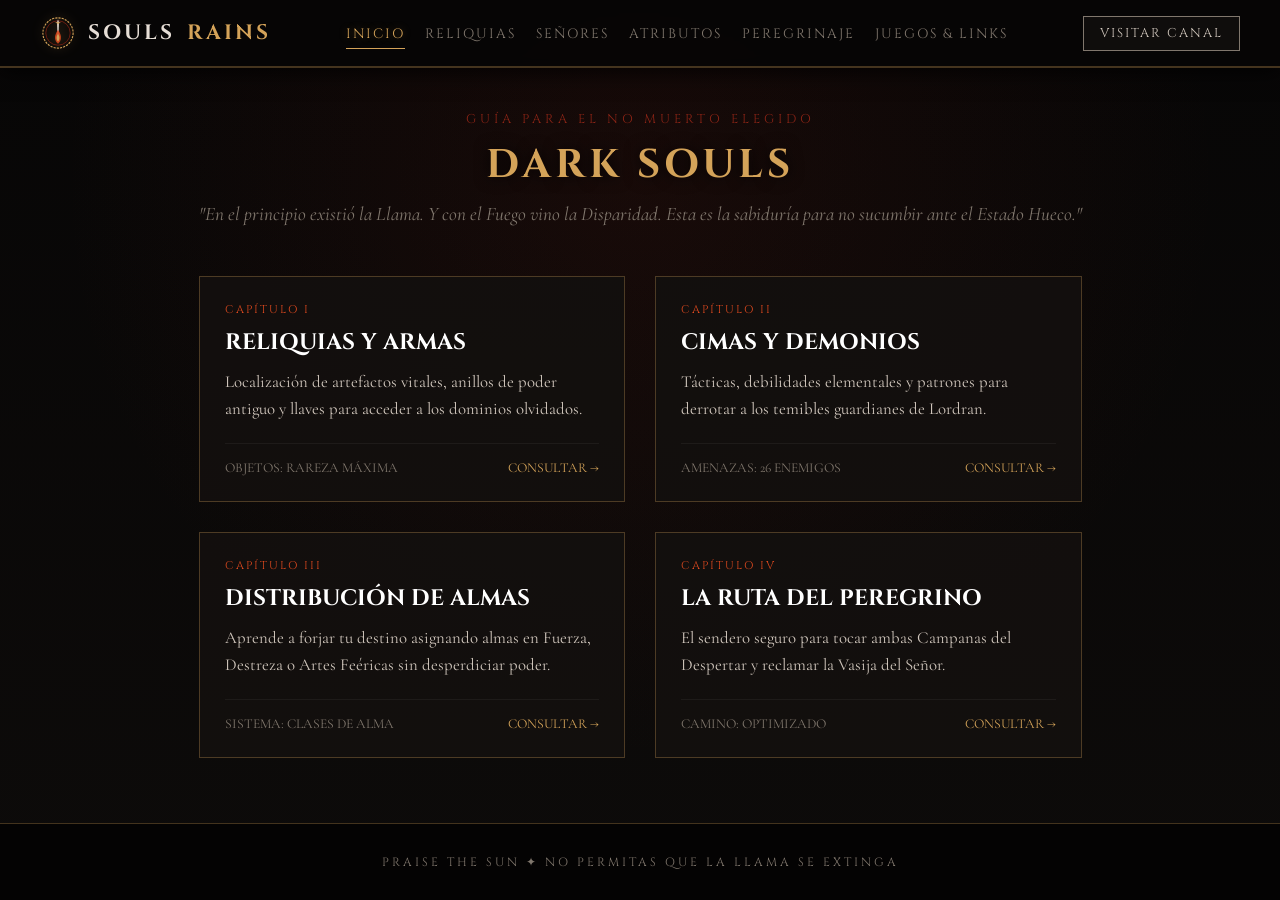
<file: index.html>
<!DOCTYPE html>
<html lang="es">
<head>
  <meta charset="UTF-8" />
  <meta name="viewport" content="width=device-width, initial-scale=1.0" />
  <title>COMPENDIO DE LORDRAN // GUÍA DARK SOULS</title>
  <link rel="shortcut icon" href="img/pe.ico" type="image/x-icon">
  <!-- Fuentes Medievales/Góticas de Google Fonts -->
  <link rel="preconnect" href="https://fonts.googleapis.com">
  <link rel="preconnect" href="https://fonts.gstatic.com" crossorigin>
  <link href="https://fonts.googleapis.com/css2?family=Cinzel:wght@400;600;700;900&family=Cormorant+Garamond:ital,wght@0,400;0,600;1,400&display=swap" rel="stylesheet">

  <link rel="stylesheet" href="style.css">
</head>
<body>

  <!-- HEADER IDÉNTICO PARA TODAS LAS PÁGINAS -->
  <header>
    <a href="index.html" class="logo">
      <svg class="header-icon" viewBox="0 0 100 100" xmlns="http://www.w3.org/2000/svg">
        <circle cx="50" cy="50" r="42" fill="none" stroke="#d4a359" stroke-width="3" stroke-dasharray="6,3"/>
        <circle cx="50" cy="50" r="34" fill="none" stroke="#8a2416" stroke-width="2"/>
        <path d="M50 12 L53 20 L51 68 L49 68 L47 20 Z" fill="#d1c7bd"/>
        <path d="M42 20 L58 20 L50 25 Z" fill="#d4a359"/>
        <path d="M50 42 C38 58, 40 72, 50 80 C60 72, 62 58, 50 42 Z" fill="#e04a1f" opacity="0.85"/>
        <path d="M50 52 C44 60, 45 68, 50 74 C55 68, 56 60, 50 52 Z" fill="#d4a359"/>
      </svg>
      SOULS<span>RAINS</span> 
    </a>

    <nav>
      <ul>
        <li><a href="index.html" class="active">Inicio</a></li>
        <li><a href="objetos.html">Reliquias</a></li>
        <li><a href="jefes.html">Señores</a></li>
        <li><a href="builds.html">Atributos</a></li>
        <li><a href="mapa.html">Peregrinaje</a></li>
        <li><a href="links.html">Juegos & Links</a></li>
      </ul>
    </nav>

    <div class="header-buttons">
      <!-- Cambia "TU_CANAL" por el nombre de tu canal -->
      <a href="https://www.youtube.com/@SoulsRain1" target="_blank" class="btn-ds btn-yt-secondary">Visitar Canal</a>
      
    </div>
  </header>

  <main class="container">
    <section class="page-header">
      <span class="badge-ds">GUÍA PARA EL NO MUERTO ELEGIDO</span>
      <h1 class="page-title">DARK SOULS</h1>
      <p class="page-subtitle">"En el principio existió la Llama. Y con el Fuego vino la Disparidad. Esta es la sabiduría para no sucumbir ante el Estado Hueco."</p>
    </section>

    <section class="grid-cards">
      <div class="card">
        <span class="card-tag">CAPÍTULO I</span>
        <h3 class="card-title">RELIQUIAS Y ARMAS</h3>
        <p class="card-desc">Localización de artefactos vitales, anillos de poder antiguo y llaves para acceder a los dominios olvidados.</p>
        <div class="card-meta">
          <span>OBJETOS: RAREZA MÁXIMA</span>
          <a href="objetos.html" style="color:var(--gold-bonfire); text-decoration:none;">CONSULTAR →</a>
        </div>
      </div>

      <div class="card">
        <span class="card-tag">CAPÍTULO II</span>
        <h3 class="card-title">CIMAS Y DEMONIOS</h3>
        <p class="card-desc">Tácticas, debilidades elementales y patrones para derrotar a los temibles guardianes de Lordran.</p>
        <div class="card-meta">
          <span>AMENAZAS: 26 ENEMIGOS</span>
          <a href="jefes.html" style="color:var(--gold-bonfire); text-decoration:none;">CONSULTAR →</a>
        </div>
      </div>

      <div class="card">
        <span class="card-tag">CAPÍTULO III</span>
        <h3 class="card-title">DISTRIBUCIÓN DE ALMAS</h3>
        <p class="card-desc">Aprende a forjar tu destino asignando almas en Fuerza, Destreza o Artes Feéricas sin desperdiciar poder.</p>
        <div class="card-meta">
          <span>SISTEMA: CLASES DE ALMA</span>
          <a href="builds.html" style="color:var(--gold-bonfire); text-decoration:none;">CONSULTAR →</a>
        </div>
      </div>

      <div class="card">
        <span class="card-tag">CAPÍTULO IV</span>
        <h3 class="card-title">LA RUTA DEL PEREGRINO</h3>
        <p class="card-desc">El sendero seguro para tocar ambas Campanas del Despertar y reclamar la Vasija del Señor.</p>
        <div class="card-meta">
          <span>CAMINO: OPTIMIZADO</span>
          <a href="mapa.html" style="color:var(--gold-bonfire); text-decoration:none;">CONSULTAR →</a>
        </div>
      </div>
    </section>
  </main>

  <footer>
    <p>PRAISE THE SUN ✦ NO PERMITAS QUE LA LLAMA SE EXTINGA</p>
  </footer>

</body>
</html>
</file>
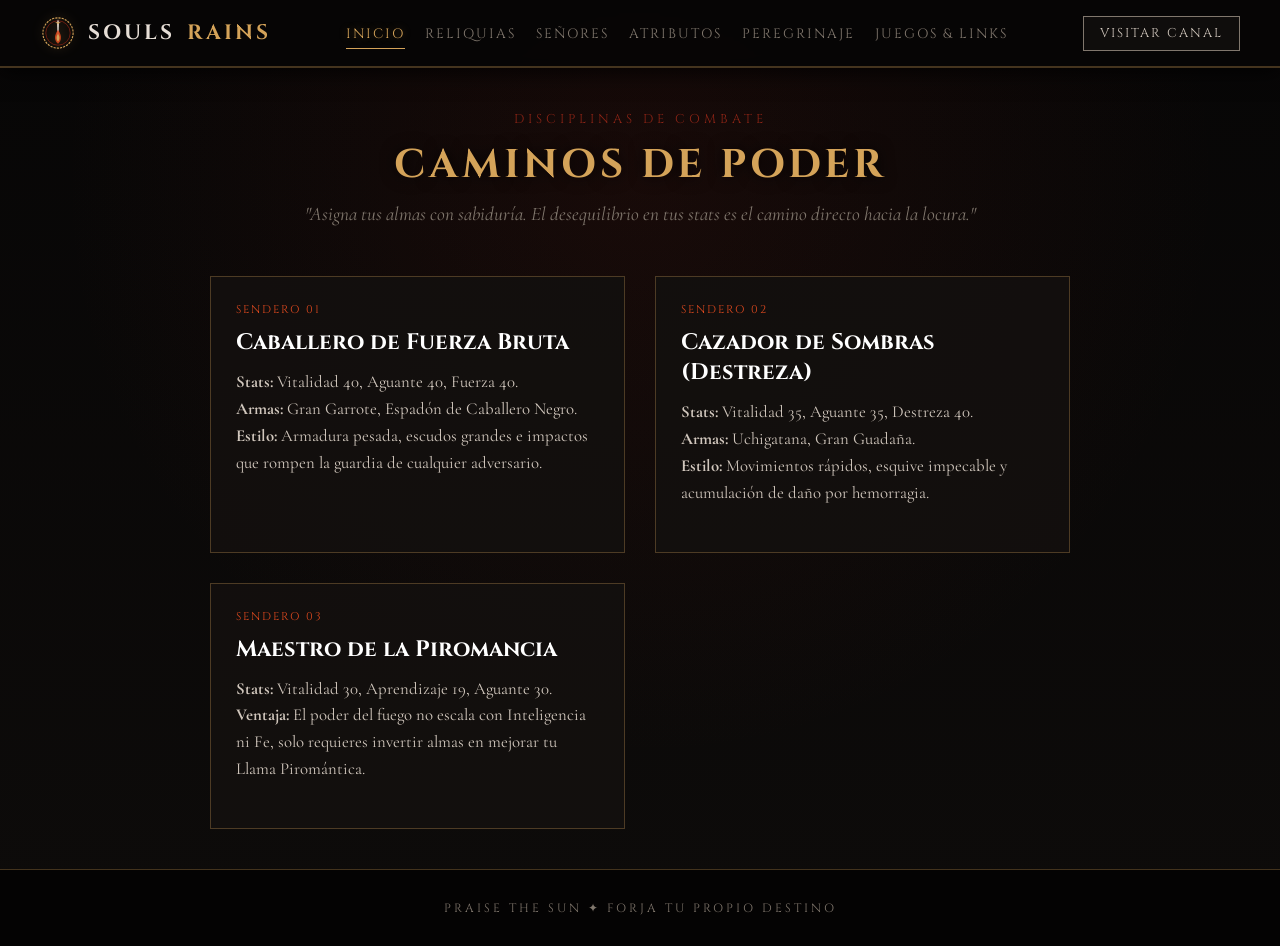
<file: builds.html>
<!DOCTYPE html>
<html lang="es">
<head>
  <meta charset="UTF-8" />
  <meta name="viewport" content="width=device-width, initial-scale=1.0" />
  <title>ATRIBUTOS // DARK SOULS ARCHIVES</title>
  <link href="https://fonts.googleapis.com/css2?family=Cinzel:wght@400;600;700;900&family=Cormorant+Garamond:ital,wght@0,400;0,600;1,400&display=swap" rel="stylesheet">
  <link rel="stylesheet" href="style.css">
  <link rel="shortcut icon" href="img/pe.ico" type="image/x-icon">
</head>
<body>

  <!-- HEADER IDÉNTICO PARA TODAS LAS PÁGINAS -->
  <header>
    <a href="index.html" class="logo">
      <svg class="header-icon" viewBox="0 0 100 100" xmlns="http://www.w3.org/2000/svg">
        <circle cx="50" cy="50" r="42" fill="none" stroke="#d4a359" stroke-width="3" stroke-dasharray="6,3"/>
        <circle cx="50" cy="50" r="34" fill="none" stroke="#8a2416" stroke-width="2"/>
        <path d="M50 12 L53 20 L51 68 L49 68 L47 20 Z" fill="#d1c7bd"/>
        <path d="M42 20 L58 20 L50 25 Z" fill="#d4a359"/>
        <path d="M50 42 C38 58, 40 72, 50 80 C60 72, 62 58, 50 42 Z" fill="#e04a1f" opacity="0.85"/>
        <path d="M50 52 C44 60, 45 68, 50 74 C55 68, 56 60, 50 52 Z" fill="#d4a359"/>
      </svg>
      SOULS<span>RAINS</span>
    </a>

    <nav>
      <ul>
        <li><a href="index.html" class="active">Inicio</a></li>
        <li><a href="objetos.html">Reliquias</a></li>
        <li><a href="jefes.html">Señores</a></li>
        <li><a href="builds.html">Atributos</a></li>
        <li><a href="mapa.html">Peregrinaje</a></li>
        <li><a href="links.html">Juegos & Links</a></li>
      </ul>
    </nav>

    <div class="header-buttons">
      <!-- Cambia "TU_CANAL" por el nombre de tu canal -->
      <a href="https://www.youtube.com/@SoulsRain1" target="_blank" class="btn-ds btn-yt-secondary">Visitar Canal</a>
    </div>
  </header>

  <main class="container">
    <section class="page-header">
      <span class="badge-ds">DISCIPLINAS DE COMBATE</span>
      <h1 class="page-title">CAMINOS DE PODER</h1>
      <p class="page-subtitle">"Asigna tus almas con sabiduría. El desequilibrio en tus stats es el camino directo hacia la locura."</p>
    </section>

    <div class="grid-cards">
      <div class="card">
        <span class="card-tag">SENDERO 01</span>
        <h3 class="card-title">Caballero de Fuerza Bruta</h3>
        <p class="card-desc"><strong>Stats:</strong> Vitalidad 40, Aguante 40, Fuerza 40.<br><strong>Armas:</strong> Gran Garrote, Espadón de Caballero Negro.<br><strong>Estilo:</strong> Armadura pesada, escudos grandes e impactos que rompen la guardia de cualquier adversario.</p>
      </div>

      <div class="card">
        <span class="card-tag">SENDERO 02</span>
        <h3 class="card-title">Cazador de Sombras (Destreza)</h3>
        <p class="card-desc"><strong>Stats:</strong> Vitalidad 35, Aguante 35, Destreza 40.<br><strong>Armas:</strong> Uchigatana, Gran Guadaña.<br><strong>Estilo:</strong> Movimientos rápidos, esquive impecable y acumulación de daño por hemorragia.</p>
      </div>

      <div class="card">
        <span class="card-tag">SENDERO 03</span>
        <h3 class="card-title">Maestro de la Piromancia</h3>
        <p class="card-desc"><strong>Stats:</strong> Vitalidad 30, Aprendizaje 19, Aguante 30.<br><strong>Ventaja:</strong> El poder del fuego no escala con Inteligencia ni Fe, solo requieres invertir almas en mejorar tu Llama Piromántica.</p>
      </div>
    </div>
  </main>

  <footer>
    <p>PRAISE THE SUN ✦ FORJA TU PROPIO DESTINO</p>
  </footer>

</body>
</html>
</file>
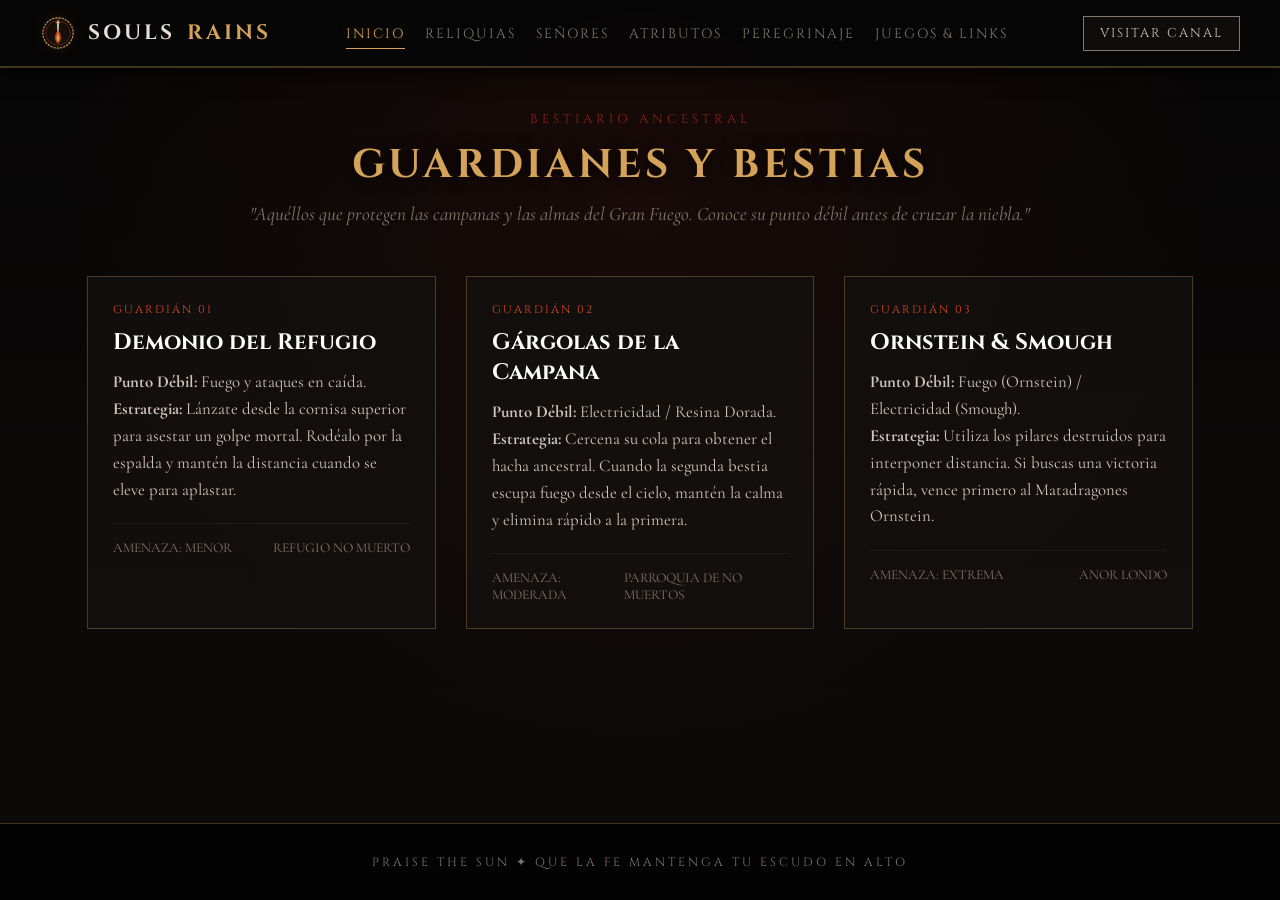
<file: jefes.html>
<!DOCTYPE html>
<html lang="es">
<head>
  <meta charset="UTF-8" />
  <meta name="viewport" content="width=device-width, initial-scale=1.0" />
  <title>SEÑORES DE LA CENIZA // DARK SOULS ARCHIVES</title>
  <link href="https://fonts.googleapis.com/css2?family=Cinzel:wght@400;600;700;900&family=Cormorant+Garamond:ital,wght@0,400;0,600;1,400&display=swap" rel="stylesheet">
  <link rel="stylesheet" href="style.css">
  <link rel="shortcut icon" href="img/pe.ico" type="image/x-icon">
</head>
<body>

  <!-- HEADER IDÉNTICO PARA TODAS LAS PÁGINAS -->
  <header>
    <a href="index.html" class="logo">
      <svg class="header-icon" viewBox="0 0 100 100" xmlns="http://www.w3.org/2000/svg">
        <circle cx="50" cy="50" r="42" fill="none" stroke="#d4a359" stroke-width="3" stroke-dasharray="6,3"/>
        <circle cx="50" cy="50" r="34" fill="none" stroke="#8a2416" stroke-width="2"/>
        <path d="M50 12 L53 20 L51 68 L49 68 L47 20 Z" fill="#d1c7bd"/>
        <path d="M42 20 L58 20 L50 25 Z" fill="#d4a359"/>
        <path d="M50 42 C38 58, 40 72, 50 80 C60 72, 62 58, 50 42 Z" fill="#e04a1f" opacity="0.85"/>
        <path d="M50 52 C44 60, 45 68, 50 74 C55 68, 56 60, 50 52 Z" fill="#d4a359"/>
      </svg>
      SOULS<span>RAINS</span>  
    </a>

    <nav>
      <ul>
        <li><a href="index.html" class="active">Inicio</a></li>
        <li><a href="objetos.html">Reliquias</a></li>
        <li><a href="jefes.html">Señores</a></li>
        <li><a href="builds.html">Atributos</a></li>
        <li><a href="mapa.html">Peregrinaje</a></li>
        <li><a href="links.html">Juegos & Links</a></li>
      </ul>
    </nav>

    <div class="header-buttons">
      <!-- Cambia "TU_CANAL" por el nombre de tu canal -->
      <a href="https://www.youtube.com/@SoulsRain1" target="_blank" class="btn-ds btn-yt-secondary">Visitar Canal</a>
      
    </div>
  </header>

  <main class="container">
    <section class="page-header">
      <span class="badge-ds">BESTIARIO ANCESTRAL</span>
      <h1 class="page-title">GUARDIANES Y BESTIAS</h1>
      <p class="page-subtitle">"Aquéllos que protegen las campanas y las almas del Gran Fuego. Conoce su punto débil antes de cruzar la niebla."</p>
    </section>

    <div class="grid-cards">
      <div class="card">
        <span class="card-tag">GUARDIÁN 01</span>
        <h3 class="card-title">Demonio del Refugio</h3>
        <p class="card-desc"><strong>Punto Débil:</strong> Fuego y ataques en caída.<br><strong>Estrategia:</strong> Lánzate desde la cornisa superior para asestar un golpe mortal. Rodéalo por la espalda y mantén la distancia cuando se eleve para aplastar.</p>
        <div class="card-meta">
          <span>AMENAZA: MENOR</span>
          <span>REFUGIO NO MUERTO</span>
        </div>
      </div>

      <div class="card">
        <span class="card-tag">GUARDIÁN 02</span>
        <h3 class="card-title">Gárgolas de la Campana</h3>
        <p class="card-desc"><strong>Punto Débil:</strong> Electricidad / Resina Dorada.<br><strong>Estrategia:</strong> Cercena su cola para obtener el hacha ancestral. Cuando la segunda bestia escupa fuego desde el cielo, mantén la calma y elimina rápido a la primera.</p>
        <div class="card-meta">
          <span>AMENAZA: MODERADA</span>
          <span>PARROQUIA DE NO MUERTOS</span>
        </div>
      </div>

      <div class="card">
        <span class="card-tag">GUARDIÁN 03</span>
        <h3 class="card-title">Ornstein & Smough</h3>
        <p class="card-desc"><strong>Punto Débil:</strong> Fuego (Ornstein) / Electricidad (Smough).<br><strong>Estrategia:</strong> Utiliza los pilares destruidos para interponer distancia. Si buscas una victoria rápida, vence primero al Matadragones Ornstein.</p>
        <div class="card-meta">
          <span>AMENAZA: EXTREMA</span>
          <span>ANOR LONDO</span>
        </div>
      </div>
    </div>
  </main>

  <footer>
    <p>PRAISE THE SUN ✦ QUE LA FE MANTENGA TU ESCUDO EN ALTO</p>
  </footer>

</body>
</html>
</file>
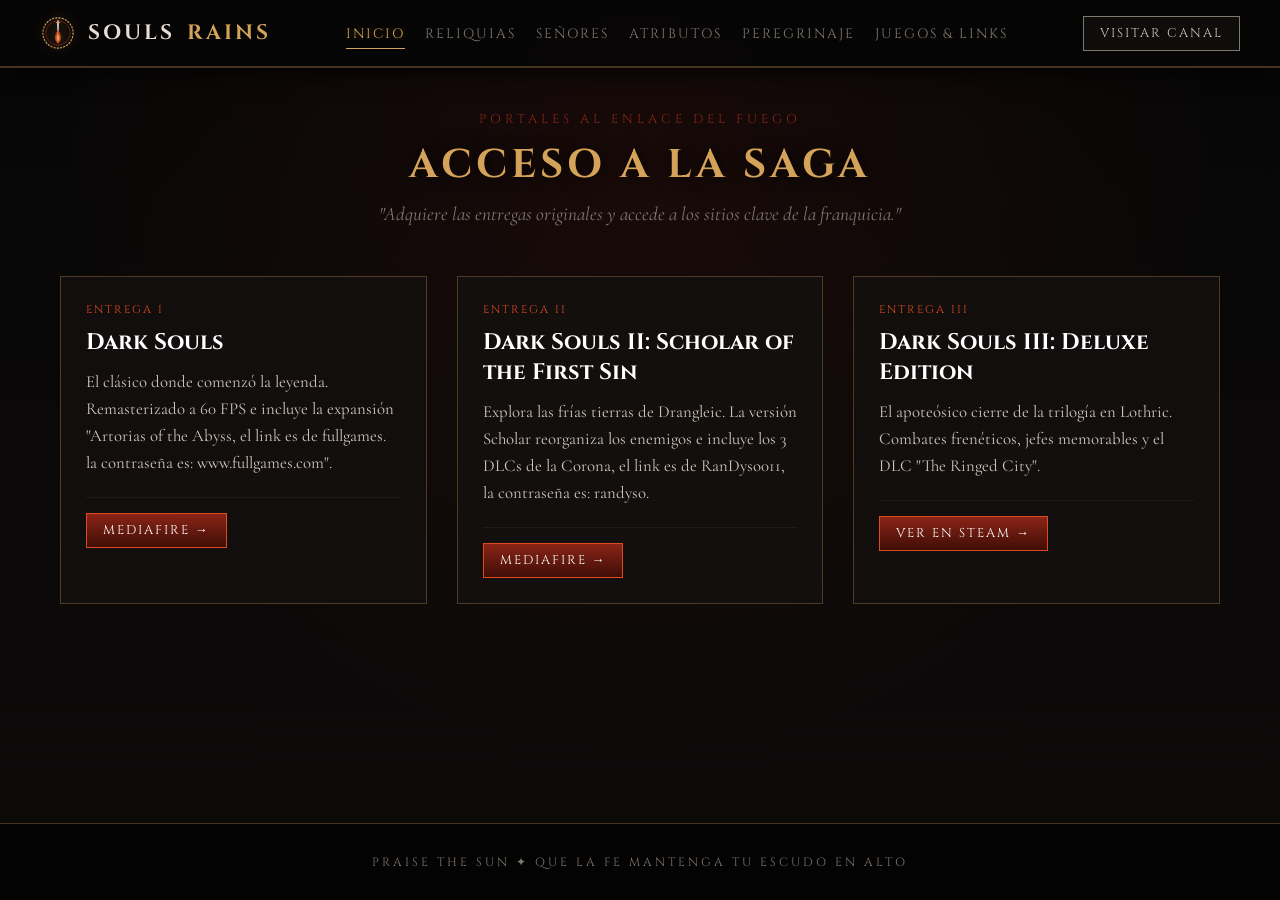
<file: links.html>
<!DOCTYPE html>
<html lang="es">
<head>
  <meta charset="UTF-8" />
  <meta name="viewport" content="width=device-width, initial-scale=1.0" />
  <title>JUEGOS & LINKS // DARK SOULS ARCHIVES</title>
  <link rel="shortcut icon" href="img/pe.ico" type="image/x-icon">

  <link rel="preconnect" href="https://fonts.googleapis.com">
  <link rel="preconnect" href="https://fonts.gstatic.com" crossorigin>
  <link href="https://fonts.googleapis.com/css2?family=Cinzel:wght@400;600;700;900&family=Cormorant+Garamond:ital,wght@0,400;0,600;1,400&display=swap" rel="stylesheet">

  <link rel="stylesheet" href="style.css">
</head>
<body>

  <!-- HEADER IDÉNTICO PARA TODAS LAS PÁGINAS -->
  <header>
    <a href="index.html" class="logo">
      <svg class="header-icon" viewBox="0 0 100 100" xmlns="http://www.w3.org/2000/svg">
        <circle cx="50" cy="50" r="42" fill="none" stroke="#d4a359" stroke-width="3" stroke-dasharray="6,3"/>
        <circle cx="50" cy="50" r="34" fill="none" stroke="#8a2416" stroke-width="2"/>
        <path d="M50 12 L53 20 L51 68 L49 68 L47 20 Z" fill="#d1c7bd"/>
        <path d="M42 20 L58 20 L50 25 Z" fill="#d4a359"/>
        <path d="M50 42 C38 58, 40 72, 50 80 C60 72, 62 58, 50 42 Z" fill="#e04a1f" opacity="0.85"/>
        <path d="M50 52 C44 60, 45 68, 50 74 C55 68, 56 60, 50 52 Z" fill="#d4a359"/>
      </svg>
      SOULS<span>RAINS</span> 
    </a>

    <nav>
      <ul>
        <li><a href="index.html" class="active">Inicio</a></li>
        <li><a href="objetos.html">Reliquias</a></li>
        <li><a href="jefes.html">Señores</a></li>
        <li><a href="builds.html">Atributos</a></li>
        <li><a href="mapa.html">Peregrinaje</a></li>
        <li><a href="links.html">Juegos & Links</a></li>
      </ul>
    </nav>

    <div class="header-buttons">
      <!-- Cambia "TU_CANAL" por el nombre de tu canal -->
      <a href="https://www.youtube.com/@SoulsRain1" target="_blank" class="btn-ds btn-yt-secondary">Visitar Canal</a>
      
    </div>
  </header>

  <main class="container">
    <section class="page-header">
      <span class="badge-ds">PORTALES AL ENLACE DEL FUEGO</span>
      <h1 class="page-title">ACCESO A LA SAGA</h1>
      <p class="page-subtitle">"Adquiere las entregas originales y accede a los sitios clave de la franquicia."</p>
    </section>

    <div class="grid-cards">
      
      <!-- DARK SOULS 1 -->
      <div class="card">
        <span class="card-tag">ENTREGA I</span>
        <h3 class="card-title">Dark Souls</h3>
        <p class="card-desc">El clásico donde comenzó la leyenda. Remasterizado a 60 FPS e incluye la expansión "Artorias of the Abyss, el link es de fullgames. la contraseña es: www.fullgames.com".</p>
        <div class="card-meta">
          <a href="https://www.mediafire.com/file/nvyjcdrxl53ntg3/DRKSORG-www.fullzgames.com.rar/file: dark souls 1" target="_blank" class="btn-ds btn-yt-main">Mediafire →</a>
        </div>
      </div>

      <!-- DARK SOULS 2 -->
      <div class="card">
        <span class="card-tag">ENTREGA II</span>
        <h3 class="card-title">Dark Souls II: Scholar of the First Sin</h3>
        <p class="card-desc">Explora las frías tierras de Drangleic. La versión Scholar reorganiza los enemigos e incluye los 3 DLCs de la Corona, el link es de RanDyso011, la contraseña es: randyso.</p>
        <div class="card-meta">
          <a href="https://www.mediafire.com/file/7zypnqwhrx229ya/Dark_Souls_2_-_RanDyso.rar/file: dark souls 2" target="_blank" class="btn-ds btn-yt-main">Mediafire →</a>
        </div>
      </div>

      <!-- DARK SOULS 3 -->
      <div class="card">
        <span class="card-tag">ENTREGA III</span>
        <h3 class="card-title">Dark Souls III: Deluxe Edition</h3>
        <p class="card-desc">El apoteósico cierre de la trilogía en Lothric. Combates frenéticos, jefes memorables y el DLC "The Ringed City".</p>
        <div class="card-meta">
          <a href="https://store.steampowered.com/app/374320/DARK_SOULS_III/" target="_blank" class="btn-ds btn-yt-main">Ver en Steam →</a>
        </div>
      </div>

    </div>
  </main>

  <footer>
    <p>PRAISE THE SUN ✦ QUE LA FE MANTENGA TU ESCUDO EN ALTO</p>
  </footer>

</body>
</html>
</file>
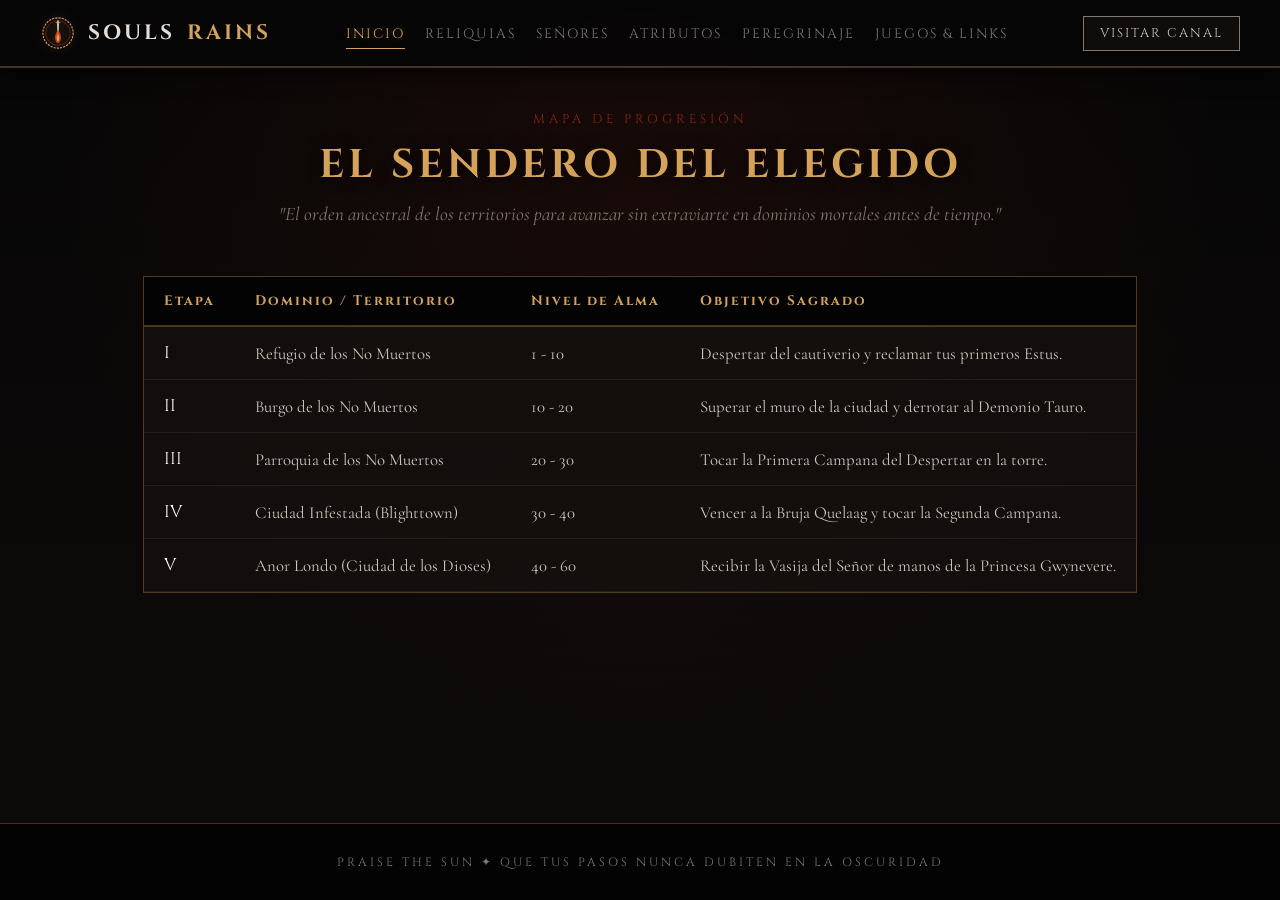
<file: mapa.html>
<!DOCTYPE html>
<html lang="es">
<head>
  <meta charset="UTF-8" />
  <meta name="viewport" content="width=device-width, initial-scale=1.0" />
  <title>PEREGRINAJE // DARK SOULS ARCHIVES</title>
  <link href="https://fonts.googleapis.com/css2?family=Cinzel:wght@400;600;700;900&family=Cormorant+Garamond:ital,wght@0,400;0,600;1,400&display=swap" rel="stylesheet">
  <link rel="stylesheet" href="style.css">
  <link rel="shortcut icon" href="img/pe.ico" type="image/x-icon">
</head>
<body>

  <!-- HEADER IDÉNTICO PARA TODAS LAS PÁGINAS -->
  <header>
    <a href="index.html" class="logo">
      <svg class="header-icon" viewBox="0 0 100 100" xmlns="http://www.w3.org/2000/svg">
        <circle cx="50" cy="50" r="42" fill="none" stroke="#d4a359" stroke-width="3" stroke-dasharray="6,3"/>
        <circle cx="50" cy="50" r="34" fill="none" stroke="#8a2416" stroke-width="2"/>
        <path d="M50 12 L53 20 L51 68 L49 68 L47 20 Z" fill="#d1c7bd"/>
        <path d="M42 20 L58 20 L50 25 Z" fill="#d4a359"/>
        <path d="M50 42 C38 58, 40 72, 50 80 C60 72, 62 58, 50 42 Z" fill="#e04a1f" opacity="0.85"/>
        <path d="M50 52 C44 60, 45 68, 50 74 C55 68, 56 60, 50 52 Z" fill="#d4a359"/>
      </svg>
      SOULS<span>RAINS</span> 
    </a>

    <nav>
      <ul>
        <li><a href="index.html" class="active">Inicio</a></li>
        <li><a href="objetos.html">Reliquias</a></li>
        <li><a href="jefes.html">Señores</a></li>
        <li><a href="builds.html">Atributos</a></li>
        <li><a href="mapa.html">Peregrinaje</a></li>
        <li><a href="links.html">Juegos & Links</a></li>
      </ul>
    </nav>

    <div class="header-buttons">
      <!-- Cambia "TU_CANAL" por el nombre de tu canal -->
      <a href="https://www.youtube.com/@SoulsRain1" target="_blank" class="btn-ds btn-yt-secondary">Visitar Canal</a>
      
    </div>
  </header>

  <main class="container">
    <section class="page-header">
      <span class="badge-ds">MAPA DE PROGRESIÓN</span>
      <h1 class="page-title">EL SENDERO DEL ELEGIDO</h1>
      <p class="page-subtitle">"El orden ancestral de los territorios para avanzar sin extraviarte en dominios mortales antes de tiempo."</p>
    </section>

    <div class="ds-table-wrapper">
      <table class="ds-table">
        <thead>
          <tr>
            <th>Etapa</th>
            <th>Dominio / Territorio</th>
            <th>Nivel de Alma</th>
            <th>Objetivo Sagrado</th>
          </tr>
        </thead>
        <tbody>
          <tr>
            <td class="item-name">I</td>
            <td>Refugio de los No Muertos</td>
            <td>1 - 10</td>
            <td>Despertar del cautiverio y reclamar tus primeros Estus.</td>
          </tr>
          <tr>
            <td class="item-name">II</td>
            <td>Burgo de los No Muertos</td>
            <td>10 - 20</td>
            <td>Superar el muro de la ciudad y derrotar al Demonio Tauro.</td>
          </tr>
          <tr>
            <td class="item-name">III</td>
            <td>Parroquia de los No Muertos</td>
            <td>20 - 30</td>
            <td>Tocar la Primera Campana del Despertar en la torre.</td>
          </tr>
          <tr>
            <td class="item-name">IV</td>
            <td>Ciudad Infestada (Blighttown)</td>
            <td>30 - 40</td>
            <td>Vencer a la Bruja Quelaag y tocar la Segunda Campana.</td>
          </tr>
          <tr>
            <td class="item-name">V</td>
            <td>Anor Londo (Ciudad de los Dioses)</td>
            <td>40 - 60</td>
            <td>Recibir la Vasija del Señor de manos de la Princesa Gwynevere.</td>
          </tr>
        </tbody>
      </table>
    </div>
  </main>

  <footer>
    <p>PRAISE THE SUN ✦ QUE TUS PASOS NUNCA DUBITEN EN LA OSCURIDAD</p>
  </footer>

</body>
</html>
</file>
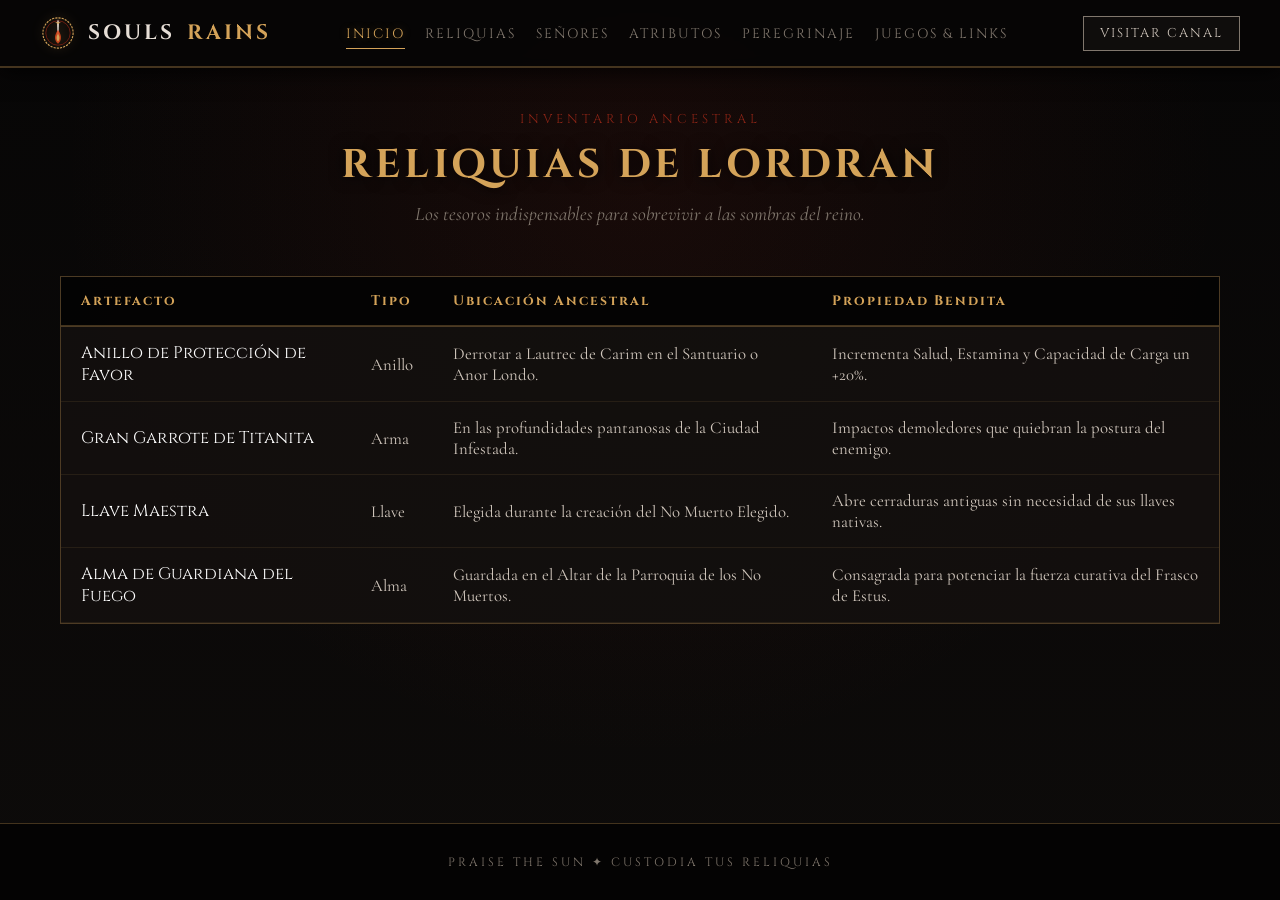
<file: objetos.html>
<!DOCTYPE html>
<html lang="es">
<head>
  <meta charset="UTF-8" />
  <meta name="viewport" content="width=device-width, initial-scale=1.0" />
  <title>RELIQUIAS // DARK SOULS ARCHIVES</title>
  <link href="https://fonts.googleapis.com/css2?family=Cinzel:wght@400;600;700;900&family=Cormorant+Garamond:ital,wght@0,400;0,600;1,400&display=swap" rel="stylesheet">
  <link rel="stylesheet" href="style.css">
  <link rel="shortcut icon" href="img/pe.ico" type="image/x-icon">
</head>
<body>

  <!-- HEADER IDÉNTICO PARA TODAS LAS PÁGINAS -->
  <header>
    <a href="index.html" class="logo">
      <svg class="header-icon" viewBox="0 0 100 100" xmlns="http://www.w3.org/2000/svg">
        <circle cx="50" cy="50" r="42" fill="none" stroke="#d4a359" stroke-width="3" stroke-dasharray="6,3"/>
        <circle cx="50" cy="50" r="34" fill="none" stroke="#8a2416" stroke-width="2"/>
        <path d="M50 12 L53 20 L51 68 L49 68 L47 20 Z" fill="#d1c7bd"/>
        <path d="M42 20 L58 20 L50 25 Z" fill="#d4a359"/>
        <path d="M50 42 C38 58, 40 72, 50 80 C60 72, 62 58, 50 42 Z" fill="#e04a1f" opacity="0.85"/>
        <path d="M50 52 C44 60, 45 68, 50 74 C55 68, 56 60, 50 52 Z" fill="#d4a359"/>
      </svg>
      SOULS<span>RAINS</span> 
    </a>

    <nav>
      <ul>
        <li><a href="index.html" class="active">Inicio</a></li>
        <li><a href="objetos.html">Reliquias</a></li>
        <li><a href="jefes.html">Señores</a></li>
        <li><a href="builds.html">Atributos</a></li>
        <li><a href="mapa.html">Peregrinaje</a></li>
        <li><a href="links.html">Juegos & Links</a></li>
      </ul>
    </nav>

    <div class="header-buttons">
      <!-- Cambia "TU_CANAL" por el nombre de tu canal -->
      <a href="https://www.youtube.com/@SoulsRain1" target="_blank" class="btn-ds btn-yt-secondary">Visitar Canal</a>
      
    </div>
  </header>

  <main class="container">
    <section class="page-header">
      <span class="badge-ds">INVENTARIO ANCESTRAL</span>
      <h1 class="page-title">RELIQUIAS DE LORDRAN</h1>
      <p class="page-subtitle">Los tesoros indispensables para sobrevivir a las sombras del reino.</p>
    </section>

    <div class="ds-table-wrapper">
      <table class="ds-table">
        <thead>
          <tr>
            <th>Artefacto</th>
            <th>Tipo</th>
            <th>Ubicación Ancestral</th>
            <th>Propiedad Bendita</th>
          </tr>
        </thead>
        <tbody>
          <tr>
            <td class="item-name">Anillo de Protección de Favor</td>
            <td><span class="item-badge badge-ring">Anillo</span></td>
            <td>Derrotar a Lautrec de Carim en el Santuario o Anor Londo.</td>
            <td>Incrementa Salud, Estamina y Capacidad de Carga un +20%.</td>
          </tr>
          <tr>
            <td class="item-name">Gran Garrote de Titanita</td>
            <td><span class="item-badge badge-weapon">Arma</span></td>
            <td>En las profundidades pantanosas de la Ciudad Infestada.</td>
            <td>Impactos demoledores que quiebran la postura del enemigo.</td>
          </tr>
          <tr>
            <td class="item-name">Llave Maestra</td>
            <td><span class="item-badge badge-key">Llave</span></td>
            <td>Elegida durante la creación del No Muerto Elegido.</td>
            <td>Abre cerraduras antiguas sin necesidad de sus llaves nativas.</td>
          </tr>
          <tr>
            <td class="item-name">Alma de Guardiana del Fuego</td>
            <td><span class="item-badge badge-soul">Alma</span></td>
            <td>Guardada en el Altar de la Parroquia de los No Muertos.</td>
            <td>Consagrada para potenciar la fuerza curativa del Frasco de Estus.</td>
          </tr>
        </tbody>
      </table>
    </div>
  </main>

  <footer>
    <p>PRAISE THE SUN ✦ CUSTODIA TUS RELIQUIAS</p>
  </footer>

</body>
</html>
</file>
<file: style.css>
/* ==========================================
   ESTILOS GENERALES Y VARIABLES (DARK SOULS)
   ========================================== */
:root {
  --bg-main: #070606;
  --bg-card: rgba(18, 15, 14, 0.95);
  --gold-bonfire: #d4a359;
  --gold-glow: rgba(212, 163, 89, 0.4);
  --ember-bright: #e04a1f;
  --crimson-blood: #8a2416;
  --text-main: #d1c7bd;
  --text-muted: #80776d;
  --border-gothic: rgba(212, 163, 89, 0.3);
  --font-title: 'Cinzel', serif;
  --font-body: 'Cormorant Garamond', serif;
}

* {
  box-sizing: border-box;
  margin: 0;
  padding: 0;
}

body {
  background-color: var(--bg-main);
  color: var(--text-main);
  font-family: var(--font-body);
  background-image: 
    radial-gradient(circle at 50% 20%, rgba(138, 36, 22, 0.12) 0%, transparent 60%),
    linear-gradient(to bottom, #070606, #0d0b0a);
  background-attachment: fixed;
  min-height: 100vh;
  display: flex;
  flex-direction: column;
}

/* ==========================================
   HEADER & NAVEGACIÓN
   ========================================== */
header {
  background: rgba(7, 6, 6, 0.95);
  border-bottom: 2px solid var(--border-gothic);
  padding: 15px 40px;
  display: flex;
  justify-content: space-between;
  align-items: center;
  position: sticky;
  top: 0;
  z-index: 100;
  backdrop-filter: blur(5px);
  box-shadow: 0 4px 20px rgba(0, 0, 0, 0.8);
}

.logo {
  display: flex;
  align-items: center;
  gap: 12px;
  font-family: var(--font-title);
  font-weight: 700;
  font-size: 1.3rem;
  letter-spacing: 3px;
  color: #e6ded6;
  text-transform: uppercase;
  text-decoration: none;
}

.logo span {
  color: var(--gold-bonfire);
}

.header-icon {
  width: 36px;
  height: 36px;
  filter: drop-shadow(0 0 6px var(--gold-glow));
  transition: transform 0.3s ease, filter 0.3s ease;
}

.logo:hover .header-icon {
  transform: scale(1.1) rotate(5deg);
  filter: drop-shadow(0 0 12px rgba(224, 74, 31, 0.8));
}

nav ul {
  display: flex;
  list-style: none;
  gap: 20px;
}

nav a {
  color: var(--text-muted);
  text-decoration: none;
  font-family: var(--font-title);
  font-size: 0.85rem;
  letter-spacing: 2px;
  text-transform: uppercase;
  transition: color 0.3s ease;
  padding: 5px 0;
}

nav a:hover,
nav a.active {
  color: var(--gold-bonfire);
  text-shadow: 0 0 8px var(--gold-glow);
  border-bottom: 1px solid var(--gold-bonfire);
}

/* Botones permanentes de YouTube en el Header */
.header-buttons {
  display: flex;
  gap: 10px;
  align-items: center;
}

.btn-ds {
  font-family: var(--font-title);
  font-size: 0.8rem;
  letter-spacing: 2px;
  text-transform: uppercase;
  text-decoration: none;
  padding: 8px 16px;
  border: 1px solid var(--border-gothic);
  cursor: pointer;
  transition: all 0.3s ease;
  display: inline-block;
  text-align: center;
}

.btn-yt-secondary {
  background: rgba(18, 15, 14, 0.8);
  border-color: var(--text-muted);
  color: var(--text-main);
}

.btn-yt-secondary:hover {
  border-color: var(--gold-bonfire);
  color: var(--gold-bonfire);
  background: rgba(212, 163, 89, 0.1);
}

.btn-yt-main {
  background: linear-gradient(180deg, #8a2416, #400e07);
  border-color: var(--ember-bright);
  color: #fff;
}

.btn-yt-main:hover {
  background: var(--ember-bright);
  box-shadow: 0 0 15px rgba(224, 74, 31, 0.7);
}

/* ==========================================
   ESTRUCTURA Y CONTENIDO
   ========================================== */
.container {
  max-width: 1200px;
  margin: 40px auto;
  padding: 0 20px;
  flex: 1;
}

.page-header {
  text-align: center;
  margin-bottom: 50px;
}

.badge-ds {
  font-family: var(--font-title);
  color: var(--crimson-blood);
  font-size: 0.8rem;
  letter-spacing: 4px;
  text-transform: uppercase;
}

.page-title {
  font-family: var(--font-title);
  font-size: 2.5rem;
  color: var(--gold-bonfire);
  letter-spacing: 4px;
  margin: 10px 0;
  text-shadow: 0 0 15px rgba(0, 0, 0, 0.9);
}

.page-subtitle {
  font-size: 1.2rem;
  font-style: italic;
  color: var(--text-muted);
}

/* GRID Y TARJETAS */
.grid-cards {
  display: grid;
  grid-template-columns: repeat(auto-fit, minmax(300px, 1fr));
  gap: 30px;
}

.card {
  background: var(--bg-card);
  border: 1px solid var(--border-gothic);
  padding: 25px;
  position: relative;
  transition: transform 0.3s ease, border-color 0.3s ease, box-shadow 0.3s ease;
}

.card:hover {
  transform: translateY(-5px);
  border-color: var(--gold-bonfire);
  box-shadow: 0 10px 30px rgba(0,0,0,0.8), 0 0 15px var(--gold-glow);
}

.card-tag {
  font-family: var(--font-title);
  font-size: 0.7rem;
  color: var(--ember-bright);
  letter-spacing: 2px;
  display: block;
  margin-bottom: 10px;
}

.card-title {
  font-family: var(--font-title);
  font-size: 1.4rem;
  color: #fff;
  margin-bottom: 12px;
}

.card-desc {
  font-size: 1.05rem;
  line-height: 1.6;
  color: var(--text-main);
  margin-bottom: 20px;
}

.card-meta {
  border-top: 1px solid rgba(255, 255, 255, 0.05);
  padding-top: 15px;
  display: flex;
  justify-content: space-between;
  align-items: center;
  font-size: 0.85rem;
  color: var(--text-muted);
}

/* ==========================================
   TABLAS
   ========================================== */
.ds-table-wrapper {
  overflow-x: auto;
  border: 1px solid var(--border-gothic);
  background: var(--bg-card);
}

.ds-table {
  width: 100%;
  border-collapse: collapse;
  text-align: left;
}

.ds-table th {
  background: rgba(0, 0, 0, 0.8);
  font-family: var(--font-title);
  color: var(--gold-bonfire);
  padding: 15px 20px;
  font-size: 0.85rem;
  letter-spacing: 2px;
  border-bottom: 2px solid var(--border-gothic);
}

.ds-table td {
  padding: 15px 20px;
  border-bottom: 1px solid rgba(212, 163, 89, 0.1);
  font-size: 1.05rem;
}

.ds-table tr:hover {
  background: rgba(212, 163, 89, 0.05);
}

.item-name {
  color: #fff;
  font-family: var(--font-title);
  font-size: 0.95rem;
}

/* ==========================================
   FOOTER
   ========================================== */
footer {
  text-align: center;
  padding: 30px;
  border-top: 1px solid var(--border-gothic);
  font-family: var(--font-title);
  font-size: 0.75rem;
  letter-spacing: 3px;
  color: var(--text-muted);
  background: #040303;
  margin-top: auto;
}

@media (max-width: 900px) {
  header {
    flex-direction: column;
    gap: 15px;
  }
}
</file>
